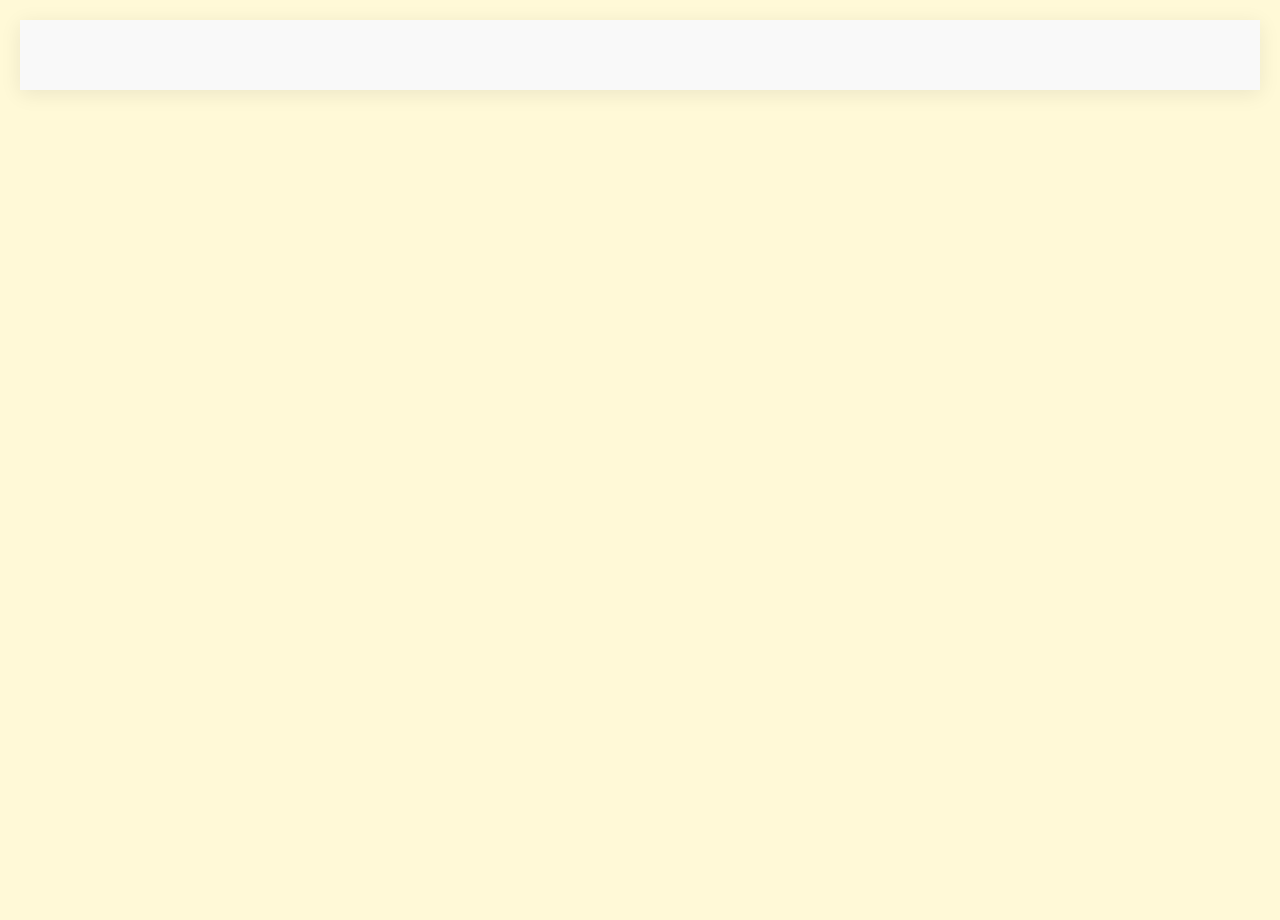
<file: website/1.html>
<!DOCTYPE html>
<html lang="en">
<head>
    <meta charset="UTF-8">
    <meta name="viewport" content="width=device-width, initial-scale=1.0">
    <title>Country Traditions</title>
    <link rel="stylesheet" href="css/main.css">
</head>
<body>

<div class="container">
    <h1></h1>
    
   

</div>

</body>
</html>
</file>
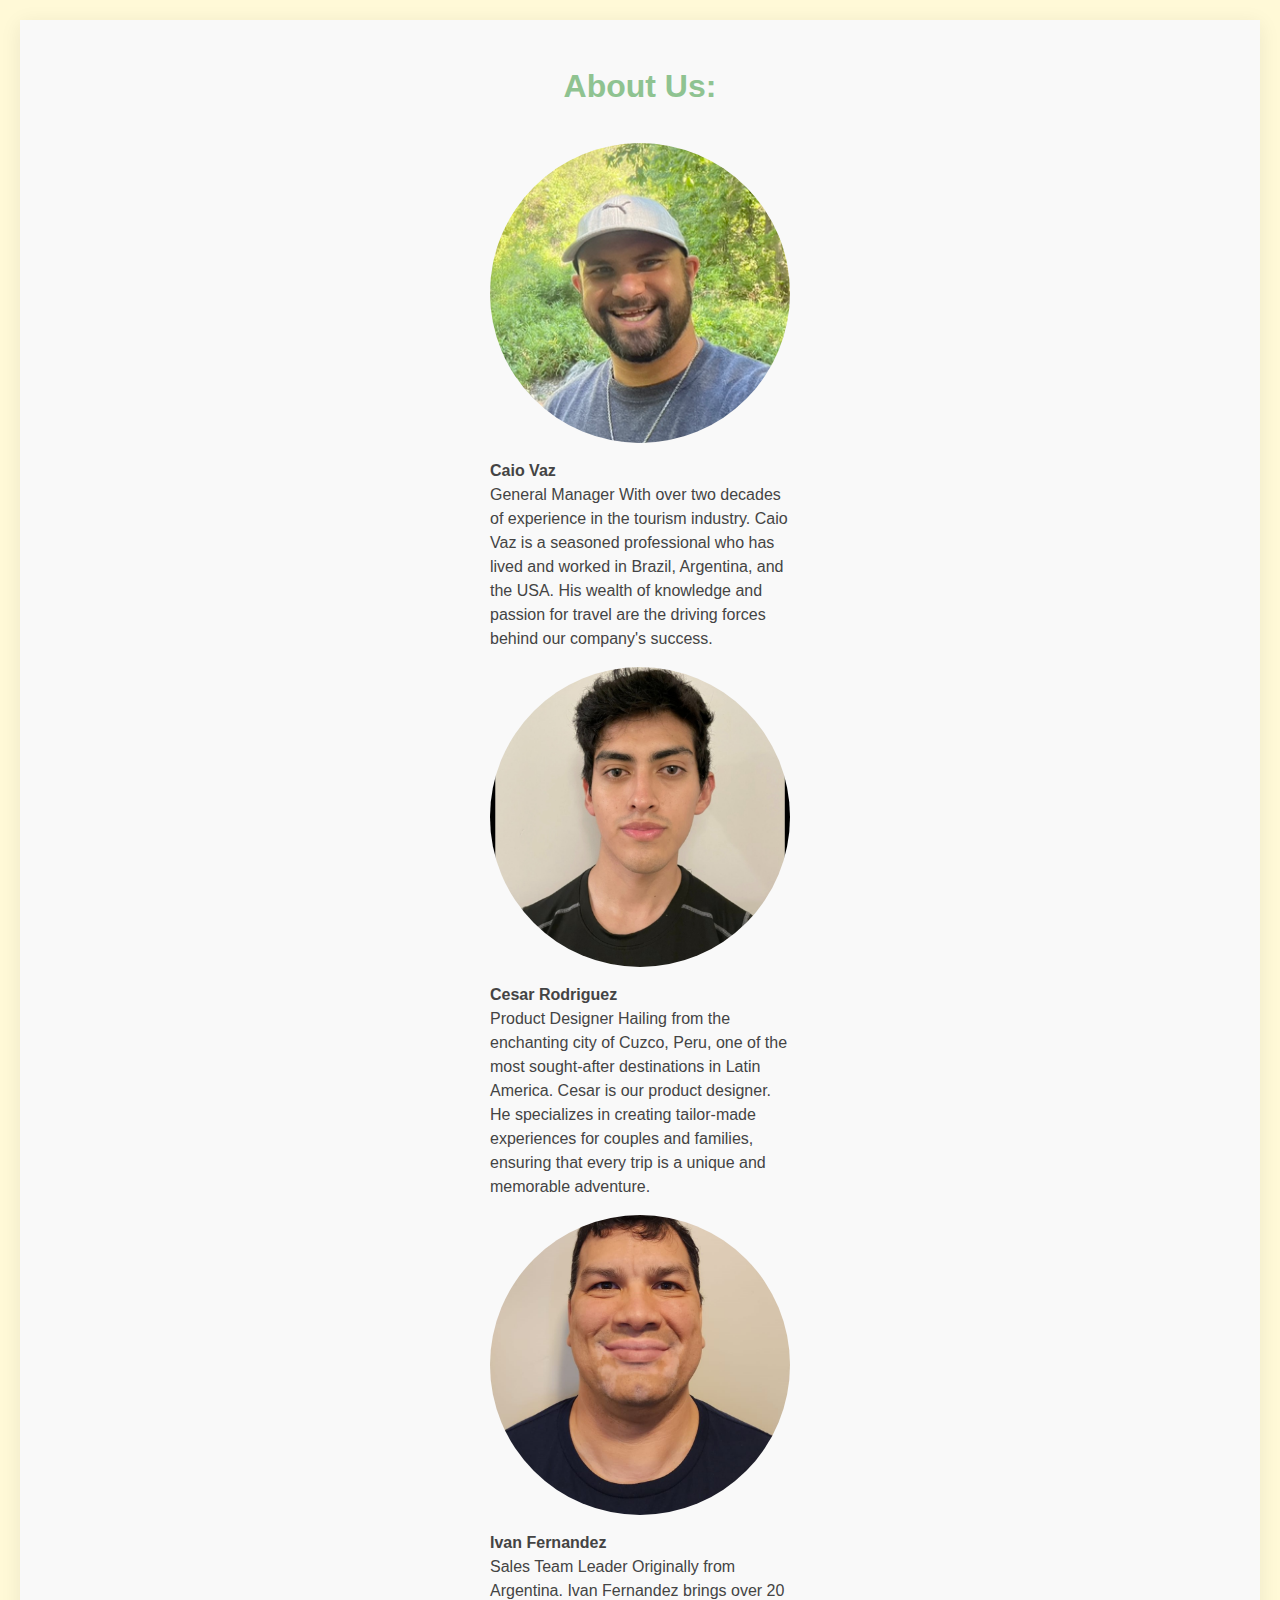
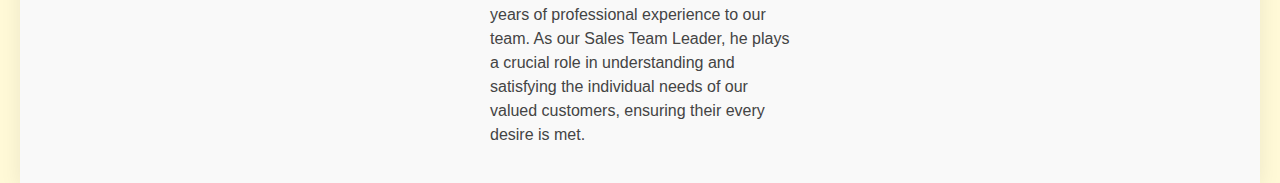
<file: website/about_us.html>
<!DOCTYPE html>
<html lang="en">
<head>
    <meta charset="UTF-8">
    <meta name="viewport" content="width=device-width, initial-scale=1.0">
    <title>Country Traditions</title>
    <link rel="stylesheet" href="css/main.css">
</head>
<body>

<div class="container">
    <h1> About Us:</h1>
          <div class="person">
            <img src="img/caio.png" alt="Caio Vaz" width="300">
            <p><b>Caio Vaz</b><br/>General Manager With over two decades of experience in the tourism industry. Caio Vaz is a seasoned professional who has lived and worked in Brazil, Argentina, and the USA. His wealth of knowledge and passion for travel are the driving forces behind our company's success.</p>
          </div>
        
          <div class="person">
            <img src="img/mau.png" alt="Cesar Rodriguez" width="300">
            <p><b>Cesar Rodriguez</b><br/>Product Designer Hailing from the enchanting city of Cuzco, Peru, one of the most sought-after destinations in Latin America. Cesar is our product designer. He specializes in creating tailor-made experiences for couples and families, ensuring that every trip is a unique and memorable adventure.</p>
          </div>
        
          <div class="person">
            <img src="img/ivan.jpg" alt="Ivan Fernandez" width="300">
            <p><b>Ivan Fernandez</b><br/>Sales Team Leader Originally from Argentina. Ivan Fernandez brings over 20 years of professional experience to our team. As our Sales Team Leader, he plays a crucial role in understanding and satisfying the individual needs of our valued customers, ensuring their every desire is met.</p>
          </div>
        
        </div>
            
      

</div>

</body>
</html>
</file>
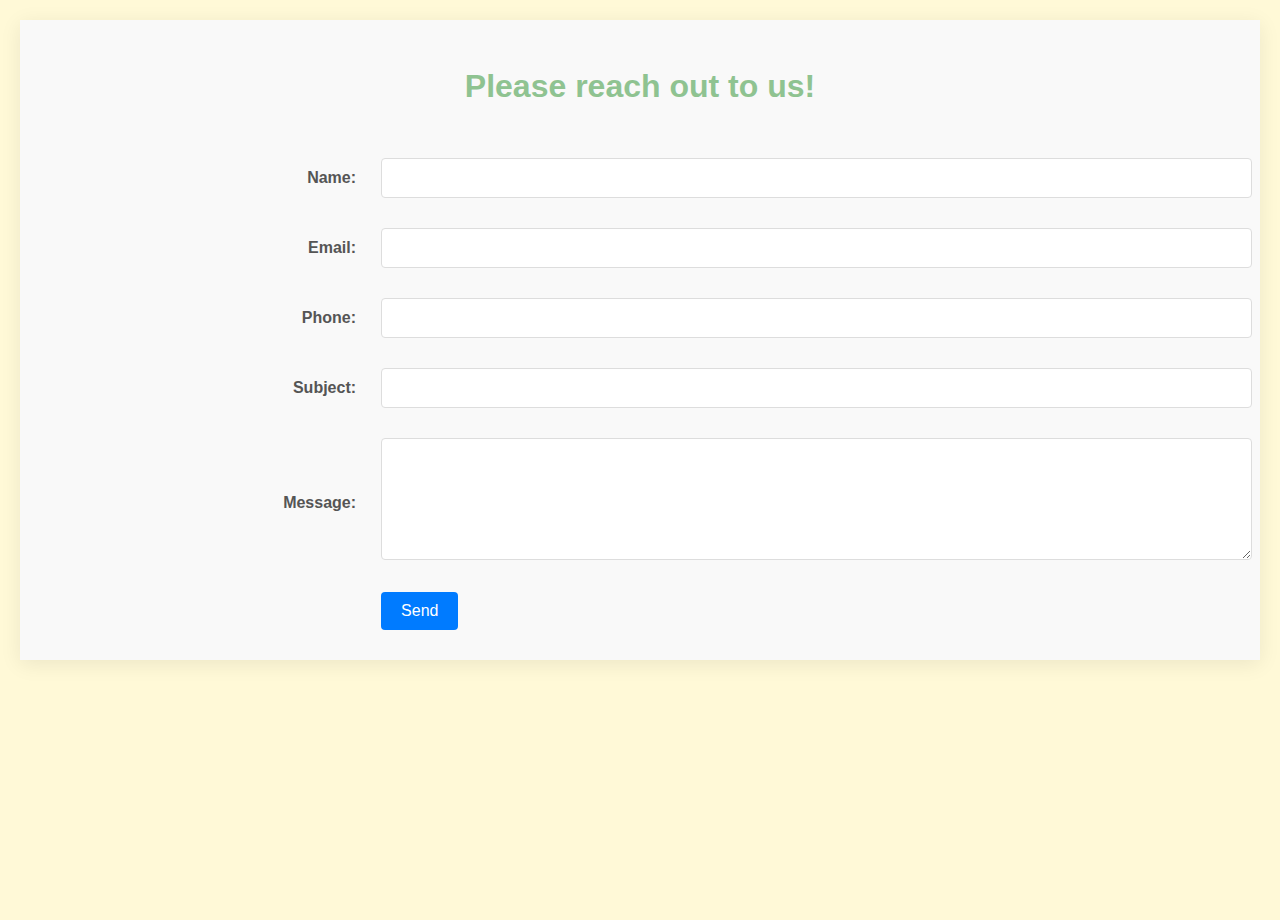
<file: website/contact.html>
<!DOCTYPE html>
<html lang="en">
<head>
    <meta charset="UTF-8">
    <meta name="viewport" content="width=device-width, initial-scale=1.0">
    <title>Country Traditions</title>
    <link rel="stylesheet" href="css/main.css">
  </head>
  <body>
  
  <div class="container">
    <h1>Please reach out to us!</h1>
  
    <form>
      <table>
        <tr>
          <td>Name:</td>
          <td><input type="text"></td>
        </tr>
        <tr>
          <td>Email:</td>
          <td><input type="text"></td>
        </tr>
        <tr>
          <td>Phone:</td>
          <td><input type="text"></td>
        </tr>
        <tr>
          <td>Subject:</td>
          <td><input type="text"></td>
        </tr>
        <tr>
          <td>Message:</td>
          <td><textarea></textarea></td>
        </tr>
        <tr>
          <td></td>
          <td><button>Send</button></td>
        </tr>
  
      </table>
    </form>
  
  </div>

</body>
</html>
</file>
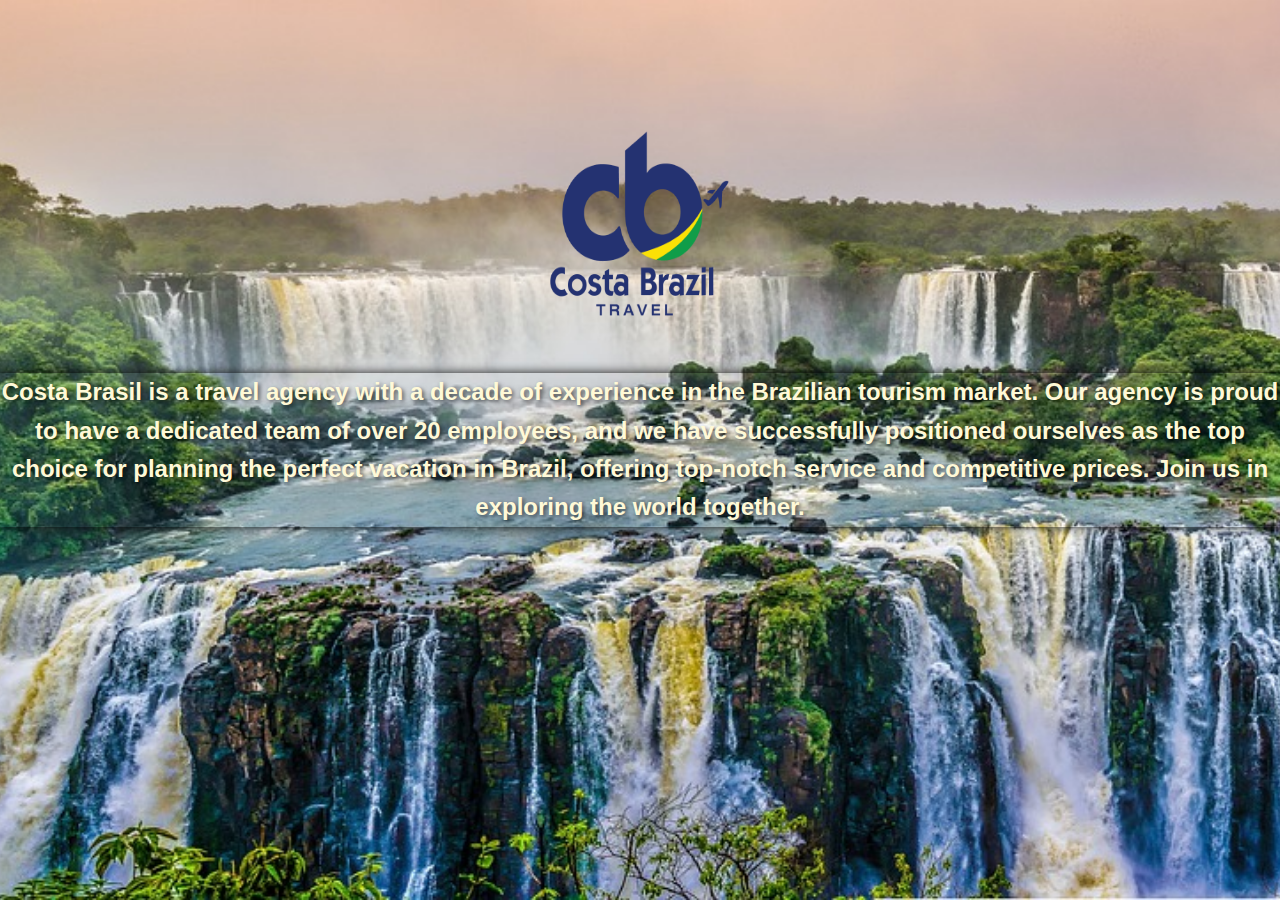
<file: website/home.html>
<!DOCTYPE html>
<html lang="en">
<head>
    <meta charset="UTF-8">
    <meta name="viewport" content="width=device-width, initial-scale=1.0">
    <title>Costa Brazil</title>
    <link rel="stylesheet" href="css/main.css">
    <link rel="stylesheet" href="css/carousel.css">
</head>
<body>
    <div class="carousel-container">
        <div class="carousel-overlay">
            <img src="img/Frame-4.png" alt="Logo" class="carousel-logo">
        <p>Costa Brasil is a travel agency with a decade of experience in the Brazilian tourism market. 
           Our agency is proud to have a dedicated team of over 20 employees, and we have successfully 
           positioned ourselves as the top choice for planning the perfect vacation in Brazil, offering 
           top-notch service and competitive prices. Join us in exploring the world together.</p>
        </div>
        <div class="carousel-slide">
            <img src="img/1.jpeg" alt="Image 1" id="lastClone">
            <img src="img/2.jpeg" alt="Image 2">
            <img src="img/3.jpeg" alt="Image 3">
            <img src="img/4.jpeg" alt="Image 4" >
            <img src="img/5.jpeg" alt="Image 5" >
            <img src="img/6.jpeg" alt="Image 6" id="firstClone">
        </div>
        
    </div>
    <script src="js/carousel.js"></script>
</body>
</html>
</file>
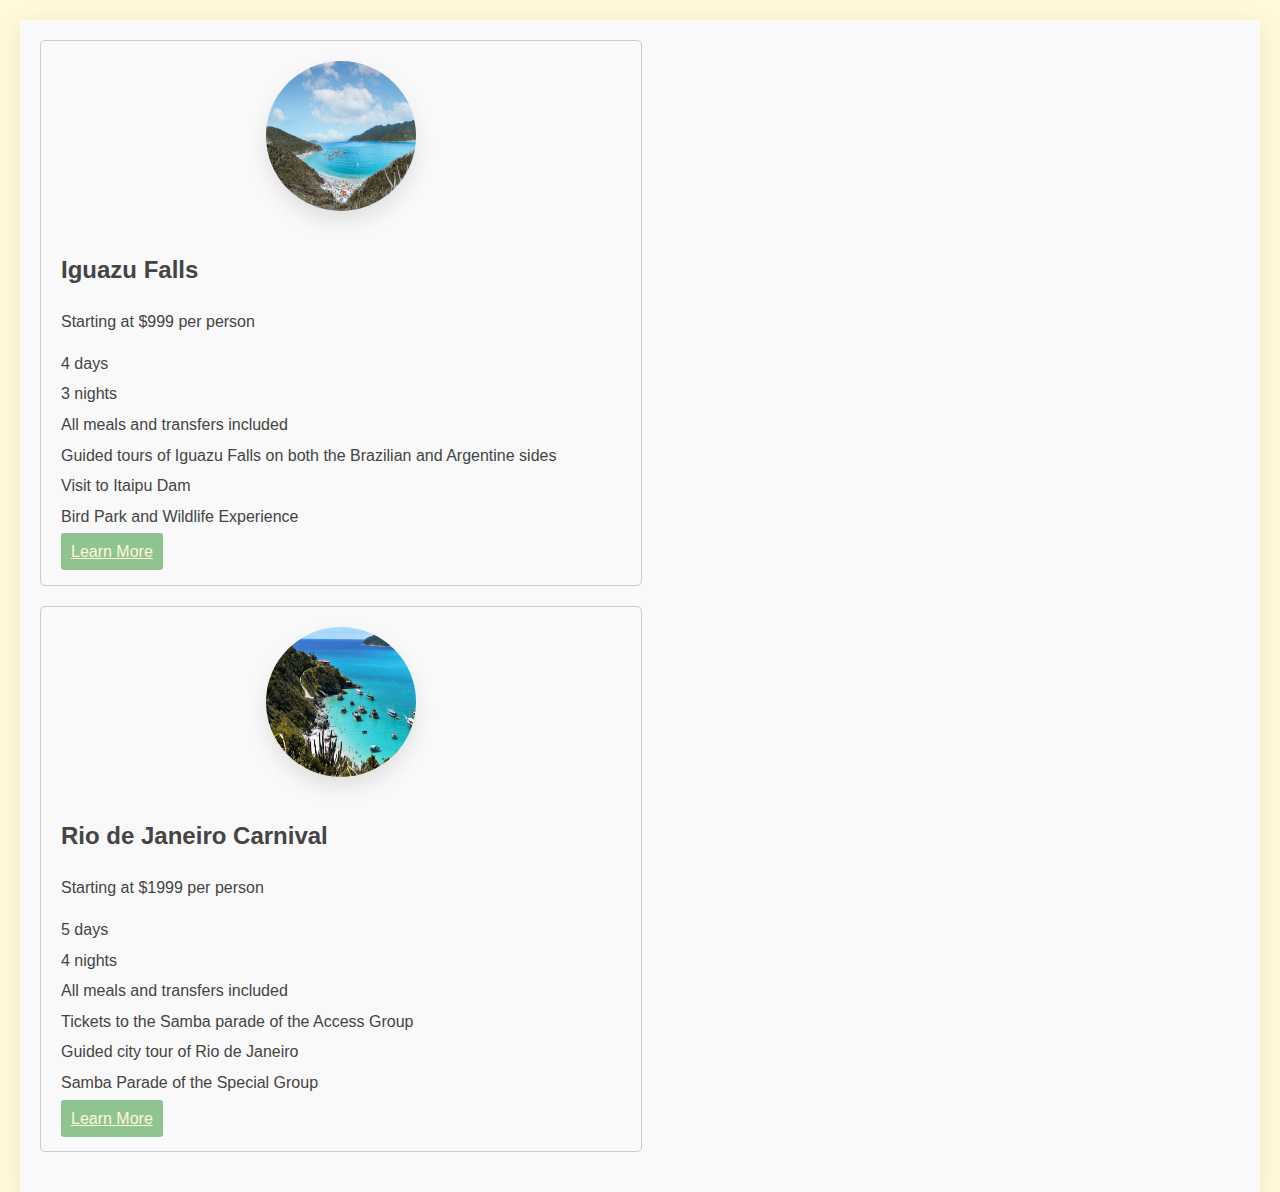
<file: website/package.html>
<!DOCTYPE html>
<html lang="en">
<head>
    <meta charset="UTF-8">
    <meta name="viewport" content="width=device-width, initial-scale=1.0">
    <title>Country Traditions</title>
    <link rel="stylesheet" href="css/main.css">
</head>



<body>

   <div class="container">
        <div class="package-box">
          <img src="img/6.jpeg" alt="Iguazu Falls" class="rounded-image">
          <div class="package-info">
            <h2>Iguazu Falls</h2>
            <p>Starting at $999 per person</p>
            <ul>
              <li>4 days</li>
              <li>3 nights</li>
              <li>All meals and transfers included</li>
              <li>Guided tours of Iguazu Falls on both the Brazilian and Argentine sides</li>
              <li>Visit to Itaipu Dam</li>
              <li>Bird Park and Wildlife Experience</li>
            </ul>
            <a href="#" class="package-button">Learn More</a>
          </div>
        </div>
      
        <div class="package-box">
          <img src="img/2.jpeg" alt="Rio de Janeiro Carnival" class="rounded-image">
          <div class="package-info">
            <h2>Rio de Janeiro Carnival</h2>
            <p>Starting at $1999 per person</p>
            <ul>
              <li>5 days</li>
              <li>4 nights</li>
              <li>All meals and transfers included</li>
              <li>Tickets to the Samba parade of the Access Group</li>
              <li>Guided city tour of Rio de Janeiro</li>
              <li>Samba Parade of the Special Group</li>
            </ul>
            <a href="#" class="package-button">Learn More</a>
          </div>
        </div>
      </div>

</body>
</html>
</file>
<file: website/css/main.css>
/* General styling */
body, html {
    height: 100%;
    font-family: 'Nunito', sans-serif;
    margin: 0;
    padding: 0;
    background-color: #FFF9D7;  /* Pastel Yellow */
    color: #444;
    line-height: 1.6;
}

.wrapper {
    display: flex;
    flex-direction: column;
    min-height: 100%;
}
footer {
    text-align: center;
  }
  footer {
    border-top: 1px solid #ccc;
  }  
  footer {
    color: #666;
  }

.container {
    flex: 1;
    max-width: 1200px;
    margin: 20px auto;
    padding: 20px;
    background-color: #f9f9f9; 
    box-shadow: 0 4px 20px rgba(0, 0, 0, 0.08);
}

h1 {
    text-align: center;
    color: #8FC391; /* Pastel Green for Heading */
    margin-bottom: 30px;
    font-weight: 700;
}

/* MENU */
.menu {
    background-color: #8FC391; 
    box-shadow: 0 2px 10px rgba(0, 0, 0, 0.1);
}

.menu-list {
    display: flex;
    justify-content: space-around;
    list-style: none;
    padding: 0;
    margin: 0;
    border-bottom: 3px solid #9E9FCF; /* Pastel Blue Border */
}

.menu-item {
    position: relative;
    flex: 1;
}

.menu-link {
    padding: 15px 20px;
    display: block;
    text-align: center;
    text-decoration: none;
    color: #FFF9D7; 
    transition: color 0.3s, background-color 0.3s;
}

.menu-link:hover {
    color: #FFF9D7;
    background-color: #9E9FCF; /* Pastel Blue for hover */
}

iframe {
    transition: opacity 0.5s;
    width: 100%;
    border: none;
}

/* Images */
.rounded-image, .flag-image, .map-image {
    display: block;
    margin: 20px auto;
    box-shadow: 0 10px 20px rgba(0, 0, 0, 0.1);
}

.rounded-image {
    border-radius: 50%;
    width: 150px;
    height: 150px;
}

.flag-image {
    border-radius: 8px;
    width: 200px;
    height: 140px;
}

.map-image {
    border-radius: 8px;
    width: 100%;
    max-width: 500px;
    height: auto;
}

/* Carousel Container - Additional Styles if required */
.carousel-container {
    width: 100%;
    overflow: hidden; /* For effect of sliding carousel */
    position: relative; /* To contain the slides */
    margin-bottom: 50px; /* Add spacing below carousel */
}
.package-box {
    width: 50%;
    margin-bottom: 20px;
    border: 1px solid #ccc;
    border-radius: 5px;
  }
  
  .package-image {
    width: 100%;
    height: 200px;
    object-fit: cover;
  }
  
  .package-info {
    padding: 20px;
    display: inline-block;
  
  }
  
  .package-info h2 {
    font-size: 24px;
    margin-top: 0;
  }
  
  .package-info p {
    margin-top: 10px;
  }
  
  .package-info ul {
    list-style: none;
    padding: 0;
    margin: 10px 0;
  }
  
  .package-info li {
    margin-bottom: 5px;
  }
  
  .package-button {
    background-color: #8FC391; 
    color: #FFF9D7; 
    border: none;
    border-radius: 3px;
    padding: 10px;
    cursor: pointer;
  }
  
  .package-button:hover {
    background-color: #9E9FCF; 
  }
.person {
    width: 300px;
    margin: 0 auto;
  }
  
  .person img {
    width: 100%;
    height: 300px;
    object-fit: cover;
    display: block;
    border-radius: 100%; 

  }
  
  .person p {
    font-size: 16px;
    line-height: 1.5;
  }



  /* Base styles for the container */
.containerForm {
  width: 100%;
  max-width: 600px; /* makes sure form doesn't span too wide */
  margin: 50px auto; /* centering */
  padding: 20px;
  box-shadow: 0 4px 8px rgba(0, 0, 0, 0.1);
  border-radius: 8px;
  background-color: #fff;
}

/* Heading style */
.containerForm h1 {
  text-align: center;
  margin-bottom: 20px;
  color: #333;
}

/* Table styling */
table {
  width: 100%;
  border-collapse: collapse;
}

table td {
  padding: 10px;
}

/* Label cells */
table td:first-child {
  font-weight: bold;
  color: #555;
  text-align: right;
  padding-right: 15px;
}

/* Input fields styling */
input[type="text"], textarea {
  width: 100%;
  padding: 10px;
  margin: 5px 0;
  border: 1px solid #ddd;
  border-radius: 4px;
  font-size: 16px;
}

/* Textarea styling */
textarea {
  resize: vertical; /* allows vertical resizing */
  min-height: 100px;
}

/* Button styling */
button {
  background-color: #007BFF;
  color: #fff;
  border: none;
  padding: 10px 20px;
  font-size: 16px;
  border-radius: 4px;
  cursor: pointer;
  transition: background-color 0.3s ease;
}

button:hover {
  background-color: #0056b3; /* darken the button on hover */
}
</file>
<file: website/css/carousel.css>
.carousel-slide {
    display: flex;
    position: relative;
    width: 100%;
    height: 100vh;
}

.carousel-slide img {
    position: absolute;
    top: 0;
    left: 0;
    width: 100%;
    height: 100vh;
    object-fit: cover;
    transition: opacity 2s ease;
    opacity: 0;
}

.carousel-slide img.active {
    opacity: 1;
}

.carousel-overlay {
    position: absolute;
    top: 0;
    left: 0;
    width: 100%;
    height: 100%;
    z-index: 10; /* This ensures the overlay is above the images */
    display: flex;
    justify-content: center; /* Horizontally center the text/content */
    align-items: center;     /* Vertically center the text/content */
    pointer-events: none;    /* This ensures any click will pass through the overlay */
}

.carousel-overlay p {
    color: #FFF9D7; 
    font-size: 24px; 
    font-weight: bold;
    text-align: center;
    text-shadow: 2px 2px 4px rgba(0, 0, 0, 0.6); 
    box-shadow: 0 0 10px rgba(0, 0, 0, 0.9);
}
.carousel-logo {
    position: absolute;
    top: 25%;
    left: 50%;
    transform: translate(-50%, -50%);
    width: 200px;
    height: 200px;
  }
</file>
